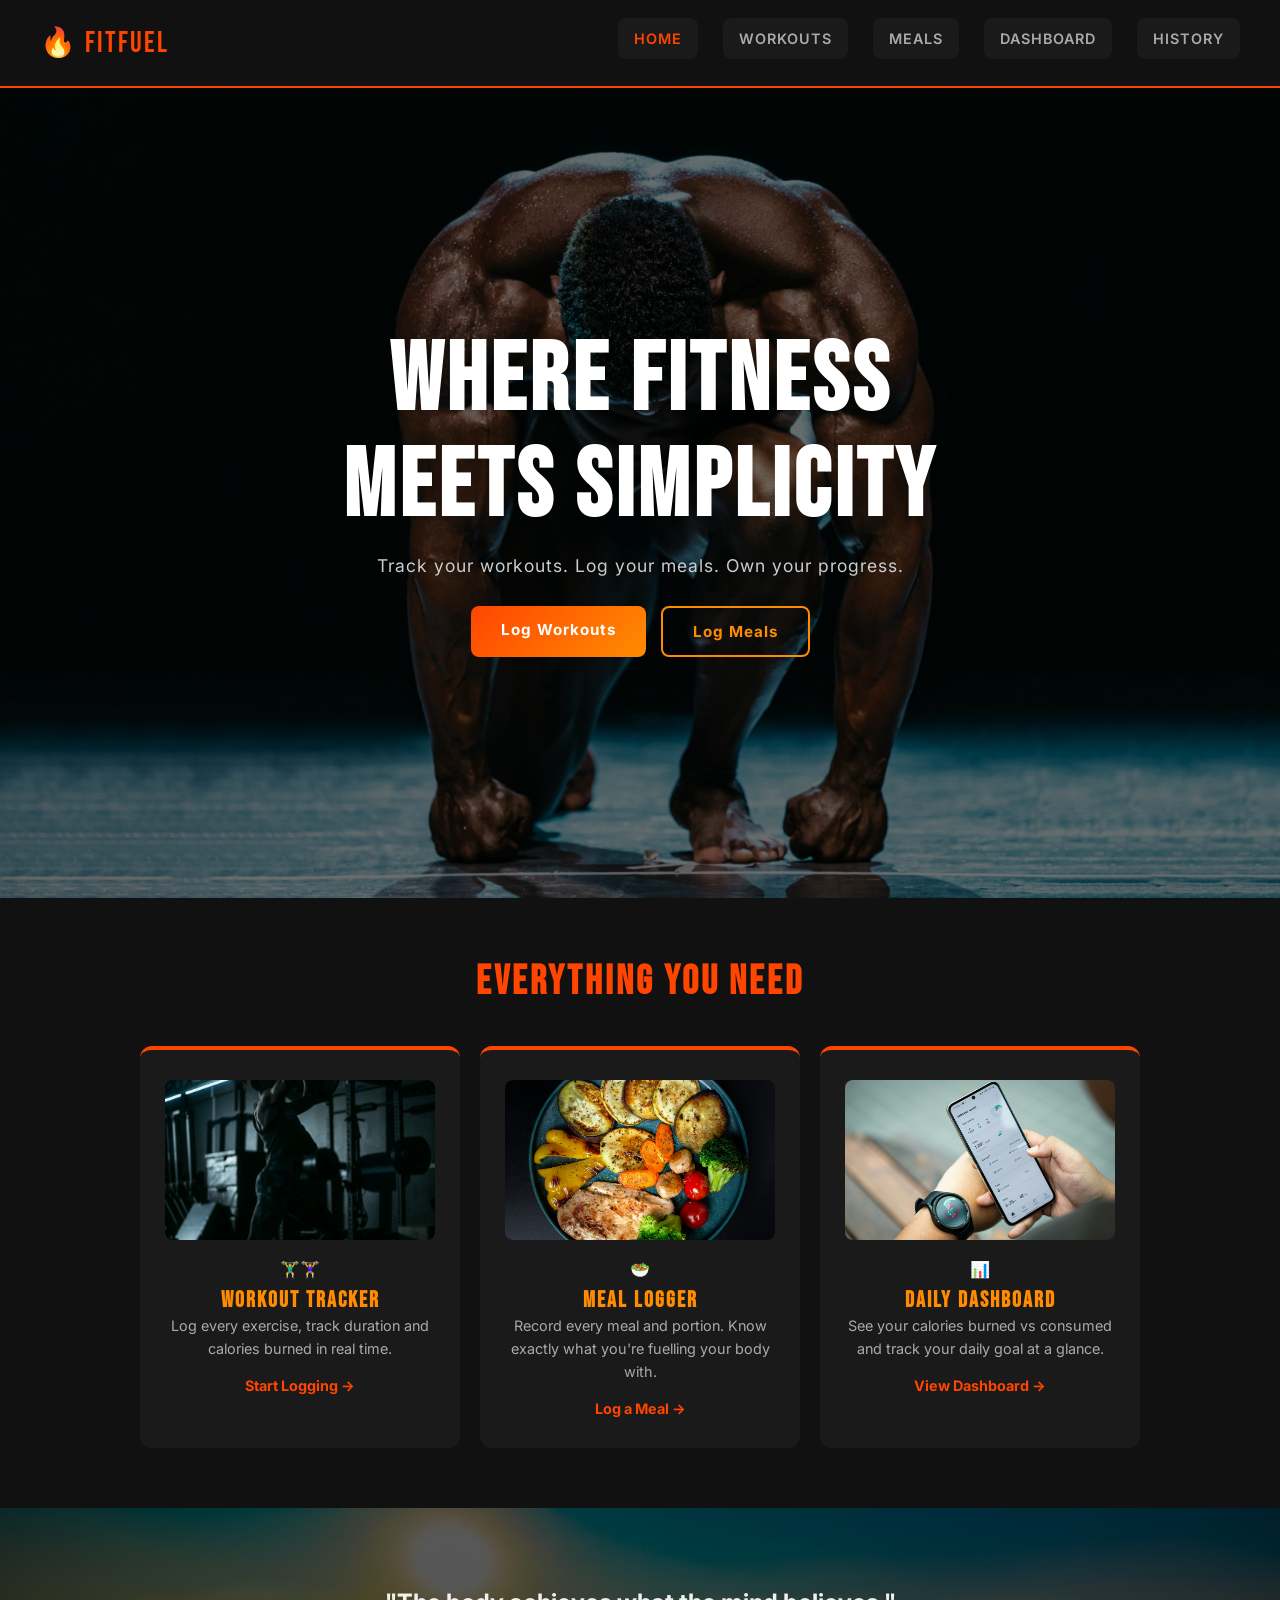
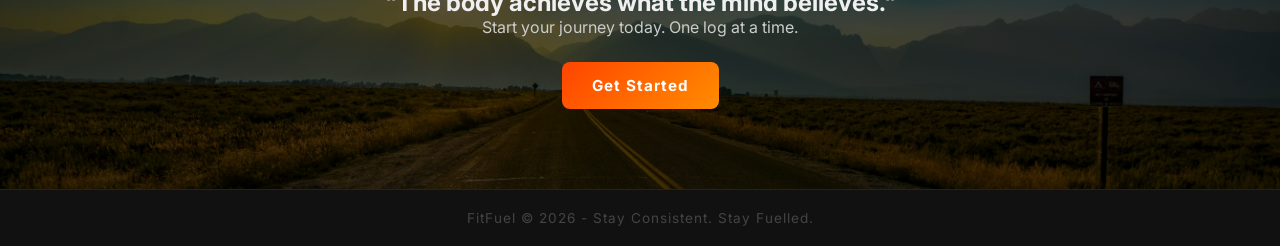
<file: index.html>
<!DOCTYPE html>
<html lang="en">
<head>
    <meta charset="UTF-8">
    <meta name="viewport" content="width=device-width, initial-scale=1.0">
    <title>FitFuel - Home</title>
    <link rel="icon" href="data:image/svg+xml,<svg xmlns='http://www.w3.org/2000/svg'><text y='32' font-size='32'>🔥</text></svg>"/>
    <link rel="stylesheet" href="styles.css">
    <link href="https://fonts.googleapis.com/css2?family=Bebas+Neue&family=Inter:wght@400;600;700&display=swap" rel="stylesheet">
</head>
<body>
 
    <!-- NavBar-->
    <header>
      <nav>
        <div class="logo"><a href="index.html">🔥 FitFuel</a></div>

        <button class="hamburger" onclick="toggleMenu()">☰</button>

        <ul class="nav-links" id="nav-links">
            <li><a href="index.html" class="active">Home</a></li>
            <li><a href="workouts.html">Workouts</a></li>
            <li><a href="meals.html">Meals</a></li>
            <li><a href="dashboard.html">Dashboard</a></li>
            <li><a href="history.html">History</a></li>
        </ul>
     </nav>
    </header>

     <!-- Hero Section -->
    <main>  
        <section class="hero">
            <div class="hero-content">
                <h1>WHERE FITNESS<br/>MEETS SIMPLICITY</h1>
                <p>Track your workouts. Log your meals. Own your progress.</p>
                <div class="hero-buttons">
                    <a href="workouts.html" class="btn-primary">Log Workouts</a>
                    <a href="meals.html" class="btn-secondary">Log Meals</a>
                </div>
            </div>
        </section>

<!-- Features Section --> 
 <section class="features">
    <h2>Everything You Need</h2>
    <div class="feature-cards">

        <div class="feature-card">
            <img src="redd-francisco-t9DxAo7VOCg-unsplash.jpg" alt="Person lifting weights" />
            <div class="features-icon">🏋️‍♂️🏋️‍♀️</div>
            <h3>Workout Tracker</h3>
            <p>Log every exercise, track duration and calories burned in real time.</p>
            <a href="workouts.html" class="card-link">Start Logging →</a>
        </div>

        <div class="feature-card">
            <img src="narek-petrosyan-5lFfglgMaao-unsplash.jpg" alt="Healthy meal" />
            <div class="features-icon">🥗</div>
            <h3>Meal Logger</h3>
            <p>Record every meal and portion. Know exactly what you're fuelling your body with.</p>
            <a href="meals.html" class="card-link">Log a Meal →</a>
        </div>

        <div class="feature-card">
            <img src="amanz-qNHBJ4lil20-unsplash.jpg" alt="Progress chart" />
            <div class="features-icon">📊</div>
            <h3>Daily Dashboard</h3>
            <p>See your calories burned vs consumed and track your daily goal at a glance.</p>
            <a href="dashboard.html" class="card-link">View Dashboard →</a>
        </div>
    </div>
 </section>       

 <!-- Motivational Banner -->
  <section class="motivation-banner">
    <h2>"The body achieves what the mind believes."</h2>
    <p>Start your journey today. One log at a time.</p>
    <a href="workouts.html" class="btn-primary">Get Started</a>
  </section>
    </main>  

  <!-- Footer -->
   <footer>
    <p>FitFuel &copy; 2026 - Stay Consistent. Stay Fuelled.</p>
   </footer>

   <script>
    function toggleMenu() {
        const nav = document.getElementById('nav-links');
        nav.classList.toggle('open');
    }
   </script>
  
</body>
</html>
</file>
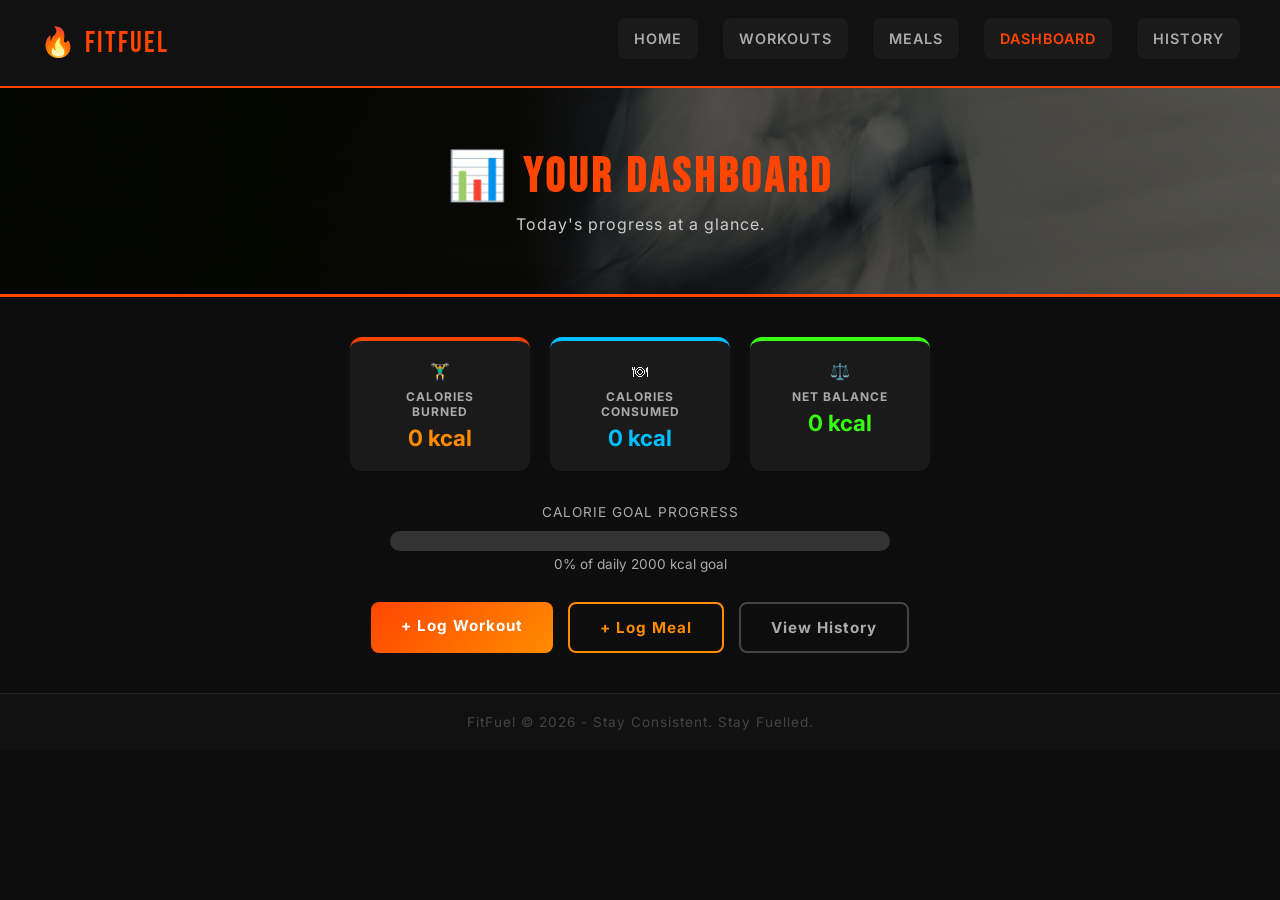
<file: dashboard.html>
<!DOCTYPE html>
<html lang="en">
<head>
    <meta charset="UTF-8">
    <meta name="viewport" content="width=device-width, initial-scale=1.0">
    <title>FitFuel - Dashboard</title>
    <link rel="icon" href="data:image/svg+xml,<svg xmlns='http://www.w3.org/2000/svg'><text y='32' font-size='32'>🔥</text></svg>"/>
    <link rel="stylesheet" href="styles.css"/>
    <link href="https://fonts.googleapis.com/css2?family=Bebas+Neue&family=Inter:wght@400;600;700&display=swap" rel="stylesheet">
</head>
<body>
   
    <!-- NavBar-->
    <header>
     <nav>
        <div class="logo"><a href="index.html">🔥 FitFuel</a></div>

        <button class="hamburger" onclick="toggleMenu()">☰</button>
        <ul class="nav-links" id="nav-links">
            <li><a href="index.html">Home</a></li>
            <li><a href="workouts.html">Workouts</a></li>
            <li><a href="meals.html">Meals</a></li>
            <li><a href="dashboard.html" class="active">Dashboard</a></li>
            <li><a href="history.html">History</a></li>
        </ul>
     </nav>
    </header>

     <!-- Page Header-->
    <main>  
     <section class="page-header">
        <h1>📊 Your Dashboard</h1>
        <p>Today's progress at a glance.</p>
      </section>

      <!-- Summary Cards-->
       <section class="dashboard">
        <div class="summary-cards">
            <div class="card burn">
                <span class="card-icon">🏋️‍♂️</span>
                <h3>Calories Burned</h3>
                <p id="total-burned">0 kcal</p>
            </div>
            <div class="card consume">
                <span class="card-icon">🍽</span>
                <h3>Calories Consumed</h3>
                <p id="total-consumed">0 kcal</p>
            </div>
            <div class="card balance">
                <span class="card-icon">⚖️</span>
                <h3>Net Balance</h3>
                <p id="net-balance">0 kcal</p>
            </div>
        </div>

        <!--Progress Bar-->
        <div class="progress-container">
            <label>Calorie Goal Progress</label>
            <div class="progress-bar-bg">
                <div class="progress-bar-fill" id="progress-bar"></div>
            </div>
            <p id="progress-label">0% of daily goal</p>
        </div>

        <!-- Quick Links-->
         <div class="quick-links">
            <a href="workouts.html" class="btn-primary">+ Log Workout</a>
            <a href="meals.html" class="btn-secondary">+ Log Meal</a>
            <a href="history.html" class="btn-outline">View History</a>
         </div>
     </section>
    </main>    

    <!-- Footer-->
     <footer>
        <p>FitFuel &copy; 2026 - Stay Consistent. Stay Fuelled.</p>
     </footer>

     <script src="js/dashboard.js"></script>

     <script>
            function toggleMenu() {
                const nav = document.getElementById('nav-links');
                nav.classList.toggle('open');
            }
            </script>
</body>
</html>
</file>
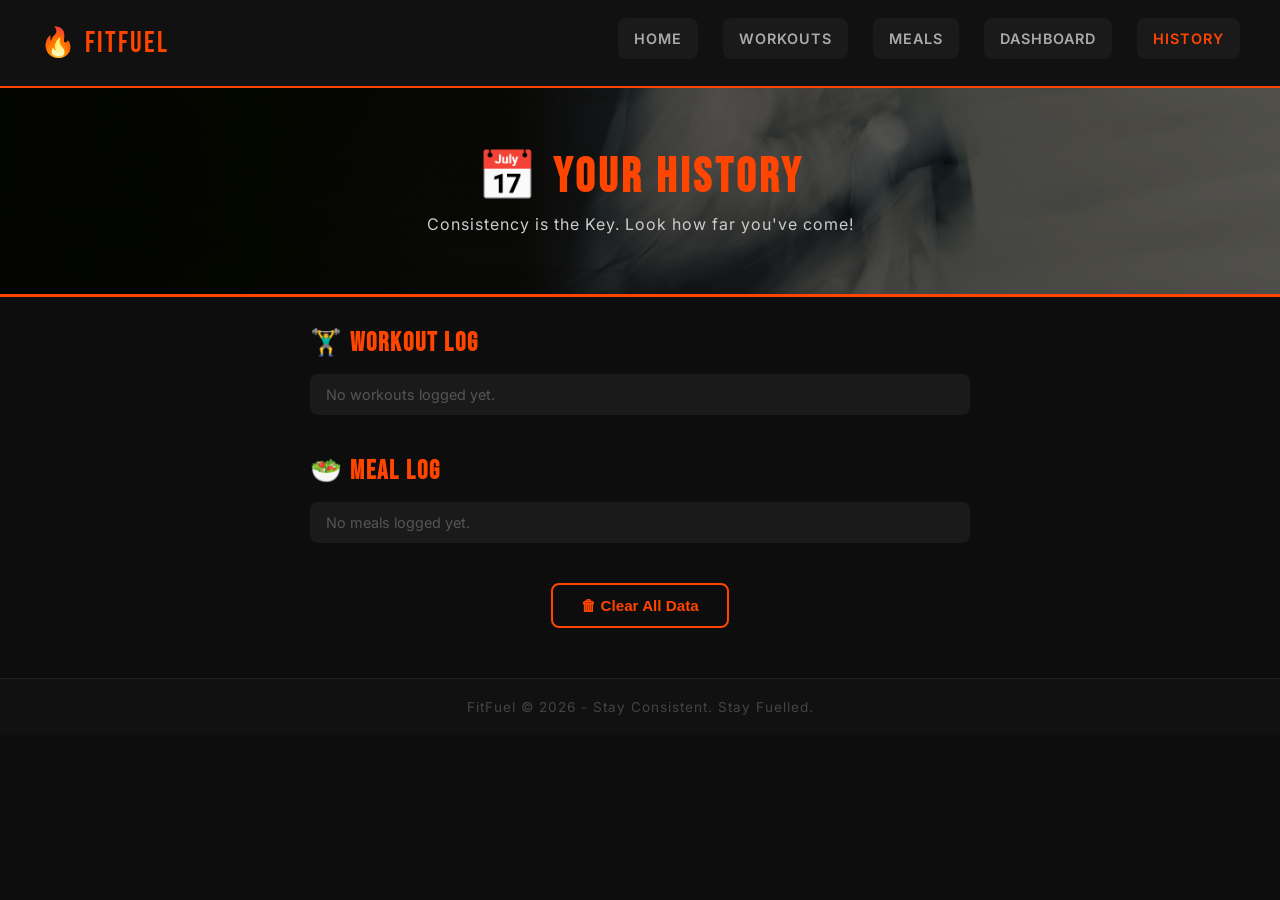
<file: history.html>
<!DOCTYPE html>
<html lang="en">
<head>
    <meta charset="UTF-8">
    <meta name="viewport" content="width=device-width, initial-scale=1.0">
    <title>FitFuel - History</title>
    <link rel="icon" href="data:image/svg+xml,<svg xmlns='http://www.w3.org/2000/svg'><text y='32' font-size='32'>🔥</text></svg>"/>
    <link rel="stylesheet" href="styles.css"/>
    <link href="https://fonts.googleapis.com/css2?family=Bebas+Neue&family=Inter:wght@400;600;700&display=swap" rel="stylesheet">
</head>
<body>
    
    <!-- NavBar-->
    <header>
      <nav>
        <div class="logo"><a href="index.html">🔥 FitFuel</a></div>

          <button class="hamburger" onclick="toggleMenu()">☰</button>
        <ul class="nav-links" id="nav-links">
            <li><a href="index.html">Home</a></li>
            <li><a href="workouts.html">Workouts</a></li>
            <li><a href="meals.html">Meals</a></li>
            <li><a href="dashboard.html">Dashboard</a></li>
            <li><a href="history.html" class="active">History</a></li>
        </ul>
     </nav>
    </header>

     <!--Page Header-->
    <main> 
     <section class="page-header">
        <h1>📅 Your History</h1>
        <p>Consistency is the Key. Look how far you've come!</p>
     </section>

     <!-- History Content -->
      <section class="list-section">

        <div class="history-block">
            <h2>🏋️‍♂️ Workout Log</h2>
            <ul id="history-workout-list"></ul>
        </div>

        <div class="history-block">
            <h2>🥗 Meal Log</h2>
            <ul id="history-meal-list"></ul>
        </div>

        <!-- Clear All Button -->
         <div style="text-align:center; margin-top: 30px;">
            <button class="btn-danger" id="clear-all-btn">🗑 Clear All Data</button>
         </div>

      </section>
    </main>  

      <!-- Footer -->
      <footer>
        <p>FitFuel &copy; 2026 - Stay Consistent. Stay Fuelled.</p>
      </footer>

        <script src="js/history.js"></script>

        <script>
            function toggleMenu() {
                const nav = document.getElementById('nav-links');
                nav.classList.toggle('open');
            }
        </script>
</body>
</html>
</file>
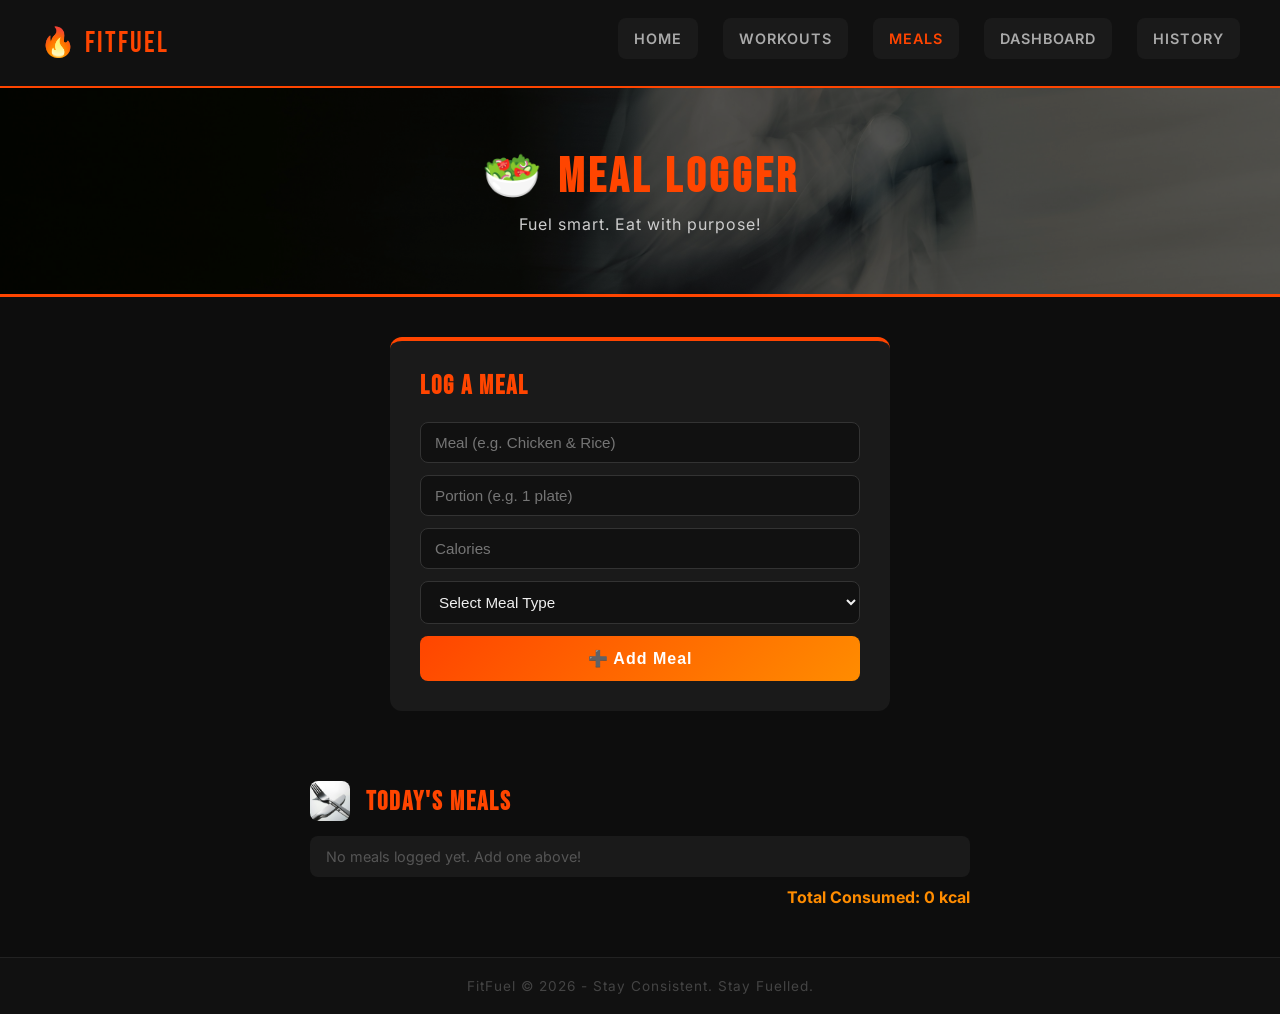
<file: meals.html>
<!DOCTYPE html>
<html lang="en">
<head>
    <meta charset="UTF-8">
    <meta name="viewport" content="width=device-width, initial-scale=1.0">
    <title>FitFuel - Meals</title>
    <link rel="icon" href="data:image/svg+xml,<svg xmlns='http://www.w3.org/2000/svg'><text y='32' font-size='32'>🔥</text></svg>"/>
    <link rel="stylesheet" href="styles.css"/>
    <link href="https://fonts.googleapis.com/css2?family=Bebas+Neue&family=Inter:wght@400;600;700&display=swap" rel="stylesheet">
</head>
<body>
    
    <!--NavBar-->
    <header>
     <nav>
        <div class="logo"><a href="index.html">🔥 FitFuel</a></div>

        <button class="hamburger" onclick="toggleMenu()">☰</button>
        <ul class="nav-links" id="nav-links">
            <li><a href="index.html">Home</a></li>
            <li><a href="workouts.html">Workouts</a></li>
            <li><a href="meals.html" class="active">Meals</a></li>
            <li><a href="dashboard.html">Dashboard</a></li>
            <li><a href="history.html">History</a></li>
        </ul>
     </nav>
    </header>

    <!-- Page Header-->
    <main>
      <section class="page-header">
        <h1>🥗 Meal Logger</h1>
        <p>Fuel smart. Eat with purpose!</p>
      </section> 

      <!-- Meal Form-->
       <section class="form-section">
        <div class="form-box">
            <h2>Log a Meal</h2>
            <input type="text" id="meal-name" placeholder="Meal (e.g. Chicken & Rice)"/>
            <input type="text" id="meal-portion" placeholder="Portion (e.g. 1 plate)"/>
            <input type="number" id="meal-calories" placeholder="Calories"/>

            <!-- Meal Type Dropdown -->
             <select id="meal-type">
                <option value="">Select Meal Type</option>
                <option value="breakfast">Breakfast</option>
                <option value="lunch">Lunch</option>
                <option value="dinner">Dinner</option>
                <option value="snack">Snack</option>
             </select>

             <button id="add-meal-btn">➕ Add Meal</button>
        </div>
       </section>

       <!-- Meal List-->
        <section class="list-section">
            <h2>
                <img src="siyuan-hu-pKYtwDzU6dA-unsplash.jpg" alt="a fork and knife icon" />
                Today's Meals
            </h2>
            <ul id="meal-list"></ul>
            <p id="meal-total" class="total-label">Total Consumed: 0 kcal</p>
        </section>
    </main>   

        <!-- Footer-->
         <footer>
            <p>FitFuel &copy; 2026 - Stay Consistent. Stay Fuelled.</p>
         </footer>

         <script src="js/meals.js"></script>


         <script>
            function toggleMenu() {
                const nav = document.getElementById('nav-links');
                nav.classList.toggle('open');
            }
            </script>
</body>
</html>
</file>
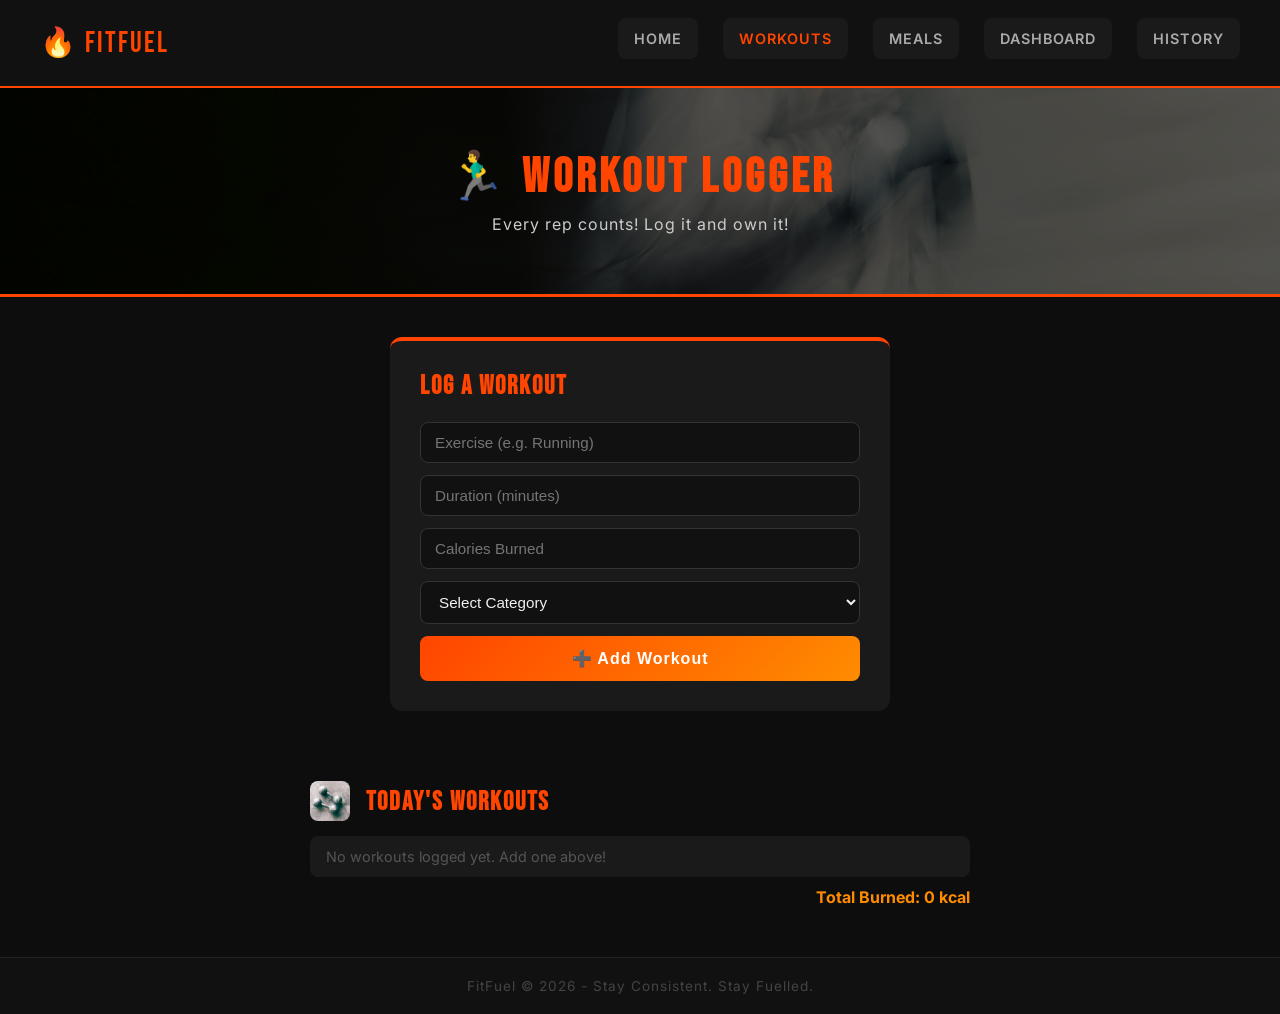
<file: workouts.html>
<!DOCTYPE html>
<html lang="en">
<head>
    <meta charset="UTF-8">
    <meta name="viewport" content="width=device-width, initial-scale=1.0">
    <title>FitFuel - Workouts</title>
    <link rel="icon" href="data:image/svg+xml,<svg xmlns='http://www.w3.org/2000/svg'><text y='32' font-size='32'>🔥</text></svg>"/>
    <link rel="stylesheet" href="styles.css"/>
    <link href="https://fonts.googleapis.com/css2?family=Bebas+Neue&family=Inter:wght@400;600;700&display=swap" rel="stylesheet">
</head>
<body>

    <!-- NavBar-->
    <header>
     <nav>
        <div class="logo"><a href="index.html">🔥 FitFuel</a></div>

            <button class="hamburger" onclick="toggleMenu()">☰</button>
            
        <ul class="nav-links">
            <li><a href="index.html">Home</a></li>
            <li><a href="workouts.html" class="active">Workouts</a></li>
            <li><a href="meals.html">Meals</a></li>
            <li><a href="dashboard.html">Dashboard</a></li>
            <li><a href="history.html">History</a></li>
        </ul>
     </nav>
    </header>

     <!-- Page Header-->
    <main> 
      <section class="page-header">
        <h1>🏃‍♂️ Workout Logger</h1>
        <p>Every rep counts! Log it and own it!</p>
      </section>

      <!-- Workout Form-->
       <section class="form-section">
        <div class="form-box">
            <h2>Log a Workout</h2>
            <input type="text" id="workout-name" placeholder="Exercise (e.g. Running)"/>
            <input type="number" id="workout-duration" placeholder="Duration (minutes)"/>
            <input type="number" id="workout-calories" placeholder="Calories Burned"/>

            <!-- Workout Category Dropdown -->
             <select id="workout-category">
                <option value="">Select Category</option>
                <option value="Cardio">Cardio</option>
                <option value="Strength">Strength</option>
                <option value="Flexibility">Flexibility / Yoga</option>
                <option value="Sports">Sports</option>
                <option value="Other">Other</option>
             </select>

            <button id="add-workout-btn">➕ Add Workout</button>
        </div>
       </section>
       
       <!-- Workout List -->
        <section class="list-section">
            <h2>
                <img src="cyril-saulnier-TsVN31Dzyv4-unsplash.jpg" alt="Dumbbelss icon" />
                Today's Workouts
            </h2>
            <ul id="workout-list"></ul>
            <p id="workout-total" class="total-label">Total Burned: 0 kcal</p>
        </section>
    </main>    


        <!--Footer-->
        <footer>
            <p>FitFuel &copy; 2026 - Stay Consistent. Stay Fuelled.</p>
        </footer>

        <script src="js/workouts.js"></script>

        <script>
            function toggleMenu() {
                const nav = document.getElementById('nav-links');
                nav.classList.toggle('open');
            }
        </script>
</body>
</html>
</file>
<file: styles.css>
/*--- Reset some default styles ---*/
* { margin: 0; padding: 0; box-sizing: border-box; }

body {
    font-family: 'Inter', sans-serif;
    background-color: #0d0d0d;
    color: #f0f0f0;
    min-height: 100vh;
}

/*--- NavBar ---*/
nav {
    display: flex;
    justify-content: space-between;
    align-items: center;
    padding: 15px 40px;
    background: #111;
    border-bottom: 2px solid #ff4500;
    position: sticky;
    top: 0;
    z-index: 100;
}

.logo {
    font-family: 'Bebas Neue', sans-serif;
    font-size: 1.8rem;
    color: #ff4500;
    letter-spacing: 2px;
}

.nav-links {
    list-style: none;
    display: flex;
    gap: 25px;
}

.nav-links a {
    text-decoration: none;
    color: #aaa;
    font-size: 0.9rem;
    font-weight: 600;
    letter-spacing: 1px;
    text-transform: uppercase;
    transition: color 0.2s ease;
}

.nav-links a:hover,
.nav-links a.active {
    color: #ff4500;
}

/*--- Hero Section ---*/
.hero {
    min-height: 90vh;
    background: linear-gradient(135deg, #1a0a00, #0d0d0d);
    background-image: url('pexels-shtefutsa-17852466.jpg');
    background-size: cover;
    background-position: center;
    display: flex;
    align-items: center;
    justify-content: center;
    text-align: center;
    padding: 60px 20px;
    position: relative;
}

.hero::before {
    content: '';
    position: absolute;
    inset: 0;
    background: rgba(0, 0, 0, 0.55);
}

.hero-content {
    position: relative;
    z-index: 1;
}

.hero-content h1 {
    font-family: 'Bebas Neue', sans-serif;
    font-size: clamp(3rem, 8vw, 6rem);
    line-height: 1.1;
    color: #fff;
    letter-spacing: 4px;
}

.hero-content h1 span {
    color: #ff4500;
}

.hero-content p {
    font-size: 1.1rem;
    color: #ccc;
    margin: 15px 0 30px;
    letter-spacing: 1px;
}

.hero-buttons {
    display: flex;
    gap: 15px;
    justify-content: center;
    flex-wrap: wrap;
}

/*--- Buttons ---*/
.btn-primary {
    background: linear-gradient(135deg, #ff4500, #ff8c00);
    color: #fff;
    padding: 14px 30px;
    border-radius: 8px;
    text-decoration: none;
    font-weight: 700;
    font-size: 0.95rem;
    letter-spacing: 1px;
    transition: opacity 0.2s ease;
    display: inline-block;
}

.btn-primary:hover {
    opacity: 0.85;
}

.btn-secondary {
    background: transparent;
    color: #ff8c00;
    padding: 14px 30px;
    border: 2px solid #ff8c00;
    border-radius: 8px;
    text-decoration: none;
    font-weight: 700;
    font-size: 0.95rem;
    letter-spacing: 1px;
    transition: all 0.2s ease;
    display: inline-block;
}

.btn-secondary:hover {
    background: #ff8c00;
    color: #000;
}

.btn-outline {
    background: transparent;
    color: #aaa;
    padding: 14px 30px;
    border: 2px solid #444;
    border-radius: 8px;
    text-decoration: none;
    font-weight: 700;
    font-size: 0.95rem;
    letter-spacing: 1px;
    transition: all 0.2s ease;
    display: inline-block;
}

.btn-outline:hover {
    background: #ff4500;
    color: #ff4500;
}

.btn-danger {
    background: transparent;
    color: #ff4500;
    padding: 12px 28px;
    border-radius: 8px;
    border: 2px solid #ff4500;
    font-weight: 700;
    font-size: 0.95rem;
    cursor: pointer;
    transition: all 0.2s ease;
}

.btn-danger:hover {
    background: #ff4500;
    color: #fff;
}

/*--- Features Section ---*/
.features {
    padding: 60px 20px;
    text-align: center;
    background: #111;
}

.features h2 {
    font-family: 'Bebas Neue', sans-serif;
    font-size: 2.5rem;
    color: #ff4500;
    letter-spacing: 3px;
    margin-bottom: 40px;
}

.feature-cards {
    display: flex;
    flex-direction: row;
    gap: 20px;
    justify-content: center;
    flex-wrap: wrap;
    padding: 0 20px;
    text-align: left;
}

.feature-card {
    background: #1a1a1a;
    border-radius: 12px;
    padding: 30px 25px;
    width: 280px;
    min-height: 250px;
    flex: 1;
    max-width: 320px;
    border-top: 4px solid #ff4500;
    text-align: center;
    transition: transform 0.2s ease;
}

.feature-card:hover {
    transform: translateY(-6px);
}

.feature-card img {
    width: 100%;
    height: 160px;
    object-fit: cover;
    border-radius: 8px;
    margin-bottom: 15px;
}

.feature-icon {
    font-size: 2rem;
    margin-bottom: 10px;
}

.feature-card h3 {
    font-family: 'Bebas Neue', sans-serif;
    font-size: 1.4rem;
    color: #ff8c00;
    letter-spacing: 2px;
    margin-top: 8px;
}

.feature-card p {
    font-size: 0.9rem;
    color: #aaa;
    line-height: 1.6;
    margin-bottom: 15px;
}

.card-link {
    color: #ff4500;
    font-weight: 700;
    text-decoration: none;
    font-size: 0.9rem;
}

.card-link:hover {
    text-decoration: underline;
}

/*--- Footer ---*/
footer {
    text-align: center;
    padding: 20px;
    background: #111;
    color: #444;
    font-size: 0.85rem;
    letter-spacing: 1px;
    border-top: 1px solid #222;
}

/*--- Motivation Banner ---*/
.motivation-banner {
    padding: 80px 20px;
    text-align: center;
    background: linear-gradient(135deg, #1a0800, #0d0d0d);
    background-image: url(anukrati-omar-ZsZTeWZ-64Y-unsplash.jpg);
    background-size: cover;
    background-position: center;
    position: relative;
}

.motivation-banner::before {
    content: '';
    position: absolute;
    inset: 0;
    background: rgba(0, 0, 0, 0.65);
}

.motivation-banner h2,
.motivation-banner p,
.motivation-banner a {
    position: relative;
    z-index: 1;
}

.motivation-banner p {
    color: #ccc;
    margin-bottom: 25px;
}

/*--- Page Header ---*/
.page-header {
    padding: 60px 20px;
    text-align: center;
    background: linear-gradient(135deg, #1a0a00, #111);
    background-image: url(nick-gosset-3DJfakd6VoU-unsplash.jpg);
    background-size: cover;
    background-position: center;
    position: relative;
    border-bottom: 3px solid #ff4500;
}

.page-header::before {
    content: '';
    position: absolute;
    inset: 0;
    background: rgba(0, 0, 0, 0.6);
}

.page-header h1,
.page-header p {
    position: relative;
    z-index: 1;
}

.page-header h1 {
    font-family: 'Bebas Neue', sans-serif;
    font-size: 3rem;
    color: #ff4500;
    letter-spacing: 4px;
}

.page-header p {
    color: #ccc;
    margin-top: 8px;
    font-size: 1rem;
    letter-spacing: 1px;
}

/*--- Form Section ---*/
.form-section {
    display: flex;
    justify-content: center;
    padding: 40px 20px;
}

.form-box {
    background: #1a1a1a;
    border-radius: 12px;
    padding: 30px;
    width: 100%;
    max-width: 500px;
    border-top: 4px solid #ff4500;
}

.form-box h2 {
    font-family: 'Bebas Neue', sans-serif;
    font-size: 1.6rem;
    color: #ff4500;
    letter-spacing: 2px;
    margin-bottom: 20px;
}

.form-box input,
.form-box select {
    display: block;
    width: 100%;
    padding: 11px 14px;
    margin-bottom: 12px;
    border-radius: 8px;
    border: 1px solid #333;
    background: #111;
    color: #f0f0f0;
    font-size: 0.95rem;
    transition: border 0.2s ease;
}

.form-box input:focus,
.form-box select:focus {
    border-color: #ff4500;
}

.form-box select option {
    background: #111;
}

.form-box button {
    width: 100%;
    padding: 13px;
    background: linear-gradient(135deg, #ff4500, #ff8c00);
    color: #fff;
    font-size: 1rem;
    font-weight: 700;
    border: none;
    border-radius: 8px;
    cursor: pointer;
    letter-spacing: 1px;
    transition: opacity 0.2s ease;
}

.form-box button:hover {
    opacity: 0.85;
}

/*--- List Section ---*/
.list-section {
    padding: 30px 20px 50px;
    max-width: 700px;
    margin: 0 auto;
}

.list-section h2 {
    font-family: 'Bebas Neue', sans-serif;
    font-size: 1.6rem;
    color: #ff4500;
    letter-spacing: 2px;
    margin-bottom: 15px;
}

.history-block {
    margin-bottom: 40px;
}

ul {
    list-style: none;
    padding: 0;
}

ul li {
    background: #1a1a1a;
    border-radius: 8px;
    padding:12px 16px;
    margin-bottom: 10px;
    display: flex;
    justify-content: space-between;
    align-items: center;
    font-size: 0.9rem;
}

ul li .kcal {
    color: #ff8c00;
    font-weight: 700;
    margin-right: 10px;
}

ul li .delete-btn {
    background:transparent;
    border: none;
    color: #ff4500;
    cursor: pointer;
    font-size: 1rem;
}

.badge {
    background: #ff450022;
    color: #ff8c00;
    padding: 2px 10px;
    border-radius: 20px;
    font-size: 0.75rem;
    font-weight: 600;
    margin-left: 8px;
}

.total-label {
    text-align: right;
    color: #ff8c00;
    font-weight: 700;
    font-size: 1rem;
    margin-top: 10px;
}

/*--- Dashboard ---*/
.dashboard {
    padding: 40px 20px;
    text-align: center;
}

.summary-cards {
    display: flex;
    justify-content: center;
    gap: 20px;
    flex-wrap: wrap;
    margin-bottom: 30px;
}

.card {
    background: #1a1a1a;
    border-radius: 12px;
    padding: 20px 30px;
    width: 180px;
    border-top: 4px solid #ff4500;
    transition: transform 0.2s ease;
}

.card:hover {
    transform: translateY(-5px);
}

.card h3 {
    font-size: 0.75rem;
    color: #aaa;
    margin: 8px 0 5px;
    text-transform: uppercase;
    letter-spacing: 1px;
}

.card p {
    font-size: 1.4rem;
    font-weight: 700;
    color: #ff8c00;
}

.burn {
    border-color: #ff4500;
}

.consume {
    border-color: #00bfff;
}

.consume p {
    color: #00bfff;
}

.balance {
    border-color: #39ff14;
}

.balance p {
    color: #39ff14;
}

.progress-container {
    max-width: 500px;
    margin: 0 auto 30px;
}

.progress-container label {
    font-size: 0.85rem;
    color: #aaa;
    text-transform: uppercase;
    letter-spacing: 1px;
}

.progress-bar-bg {
    background:#333;
    border-radius: 50px;
    height: 20px;
    margin: 10px 0 5px;
    overflow: hidden;
}

.progress-bar-fill {
    height: 100%;
    width: 0%;
    background: linear-gradient(90deg, #ff4500, #ff8c00);
    border-radius: 50px;
    transition: width 0.4s ease;
}

#progress-label {
    font-size: 0.85rem;
    color: #aaa;
}

.quick-links {
    display: flex;
    gap: 15px;
    justify-content: center;
    flex-wrap: wrap;
    margin-top: 20px;
}


/*---List Images ---*/
.list-section h2 img {
    width: 40px;
    height: 40px;
    object-fit: cover;
    border-radius: 8px;
    vertical-align: middle;
    margin-right: 10px;
}

/*Hambuger Button - hidden on desktop*/
.hamburger {
    display: none;
    background: transparent;
    border: none;
    color: #ff4500;
    font-size: 2rem;
    cursor: pointer;
}

/*Mobile Styles*/
@media (max-width: 768px) {

    /*Show hambuger button on mobile*/
    .hamburger {
        display: block;
    }

    /*Hide nav links by default on mobile*/
    .nav-links {
        display: none;
        flex-direction: column;
        width: 100%;
        background: #111;
        padding: 10px 0;
        position: absolute;
        top: 60px;
        left: 0;
        z-index: 99;
    }

    /*Show nav links when open class is added*/
    .nav-links.open {
        display: flex;
    }

    /*Stack nav links vertically*/
    .nav-links li {
        text-align: center;
        padding: 12px 0;
        border-bottom: 1px solid #222;
    }

    /*Make nav position relative so dropdown sits correctly*/
    nav {
        position: relative;
        flex-wrap: wrap;
    }
}

/*--- Additional Mobile Adjustments ---*/
@media (max-width: 768px) {
    /*Hero Section*/
    .hero {
        min-height: 60vh;
        padding: 40px 15px;
    }

    .hero-content h1 {
        font-size: 0.9rem;;
    }

    .hero-buttons {
        flex-direction: column;
        align-items: center;
    }

    .hero-content p {
        font-size: 0.9rem;
    }

    /*Feature carsd*/
    .feature-cards {
        flex-direction: column;
        align-items: center;
    }

    .feature-card {
        width: 90%;
        max-width: 100%;
    }

    /*Dashboard Cards*/
    .summary-cards {
        flex-direction: column;
        align-items: center;
    }

    .card {
        width: 90%;
    }

    /*Progress Bar*/
    .progress-container {
        width: 90%;
    }

    /*Quick Links*/ 
    .quick-links {
        flex-direction: column;
        align-items: center;
    }

    /*Form Box*/
    .form-box {
        width: 95%;
        padding: 20px 15px;
    }

    /*List section*/
    .list-section {
        padding: 20px 15px;
    }

    /*Motivation Banner*/
    .motivation-banner {
        padding: 40px 15px;
    }

    .motivation-banner h2 {
        font-size: 1.3rem;
    }

    /*Page Header*/
    .page-header h1 {
        font-size: 2rem;
    }

    /*Footer*/
    footer {
        font-size: 0.75rem;
        padding: 15px;
    }

    /*List Items*/
    ul li {
        flex-direction: column;
        align-items: flex-start;
        gap: 5px;
    }
}

/*Logo Link*/
.logo a {
    text-decoration: none;
    color: #ff4500;
}

.logo a:hover {
    color: #ff8c00;
}

/*Logo adjustments for mobile*/
@media (max-width: 768px) {
    .logo {
        z-index: 101;
        position: relative;
    }
}

.logo a {
    text-decoration: none;
    color: #ff4500;
    display: block;
    padding: 10px 0;
    -webkit-tap-highlight-color: transparent;
}

.logo a:hover {
    color: #ff8c00;
}

/* Success Message */
.success-message {
    position: fixed;
    top: 80px;
    left: 50%;
    transform: translateX(-50%);
    background: linear-gradient(135deg, #39ff14, #00aa00);
    color: #000;
    padding: 12px 30px;
    border-radius: 8px;
    font-weight: 700;
    font-size: 0.95rem;
    font-family: 'Inter', sans-serif;
    z-index: 999;
    opacity: 1;
    transition: opacity 0.5s ease;
    box-shadow: 0 4px 15px rgba(57, 255, 20, 0.3);
}

.success-message.fade-out {
    opacity: 0;
}
</file>
